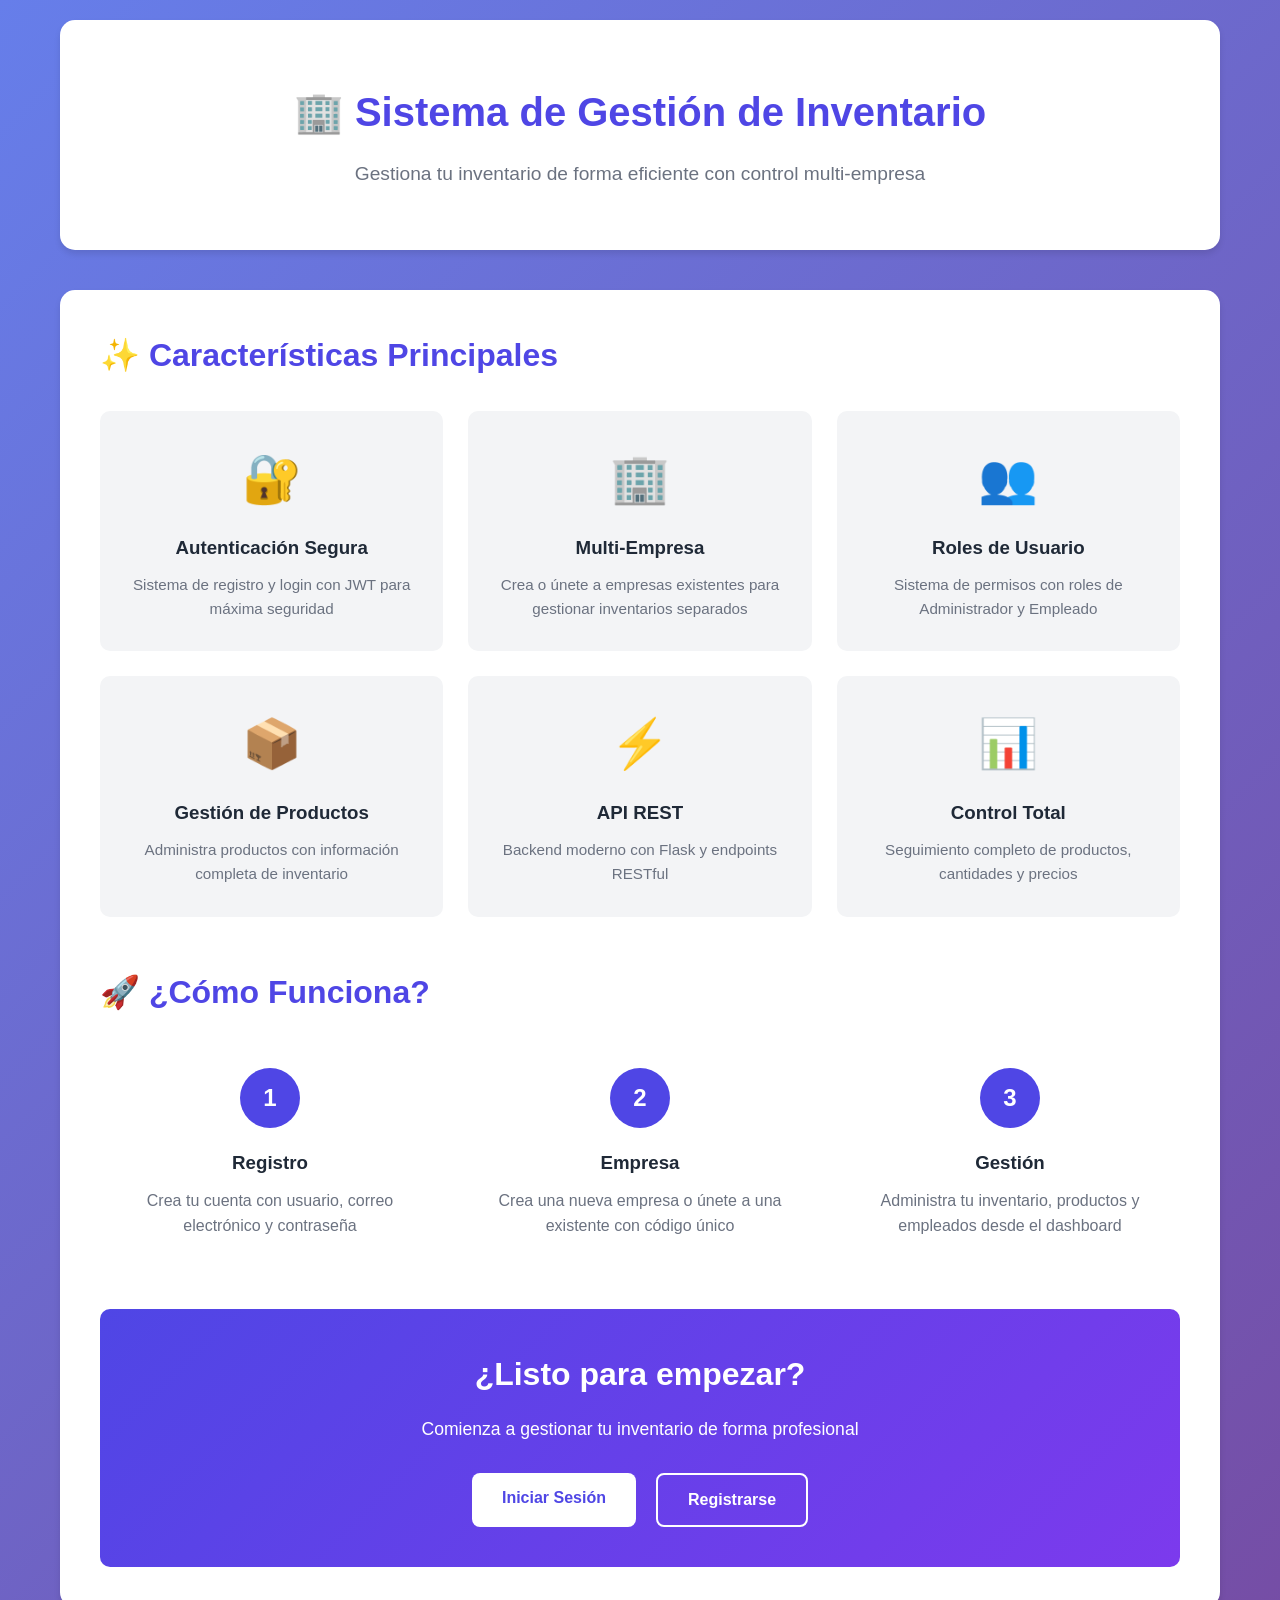
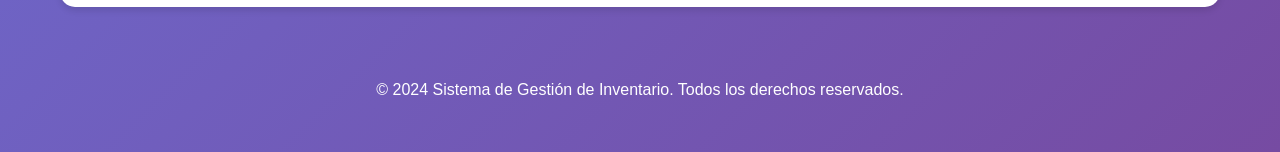
<file: frontend/index.html>
<!DOCTYPE html>
<html lang="es">
<head>
    <meta charset="UTF-8">
    <meta name="viewport" content="width=device-width, initial-scale=1.0">
    <title>Sistema de Gestión de Inventario</title>
    <link rel="stylesheet" href="css/style.css">
</head>
<body>
    <div class="container">
        <header class="hero">
            <div class="hero-content">
                <h1>🏢 Sistema de Gestión de Inventario</h1>
                <p class="subtitle">Gestiona tu inventario de forma eficiente con control multi-empresa</p>
            </div>
        </header>

        <main class="content">
            <section class="features">
                <h2>✨ Características Principales</h2>
                <div class="feature-grid">
                    <div class="feature-card">
                        <div class="feature-icon">🔐</div>
                        <h3>Autenticación Segura</h3>
                        <p>Sistema de registro y login con JWT para máxima seguridad</p>
                    </div>
                    <div class="feature-card">
                        <div class="feature-icon">🏢</div>
                        <h3>Multi-Empresa</h3>
                        <p>Crea o únete a empresas existentes para gestionar inventarios separados</p>
                    </div>
                    <div class="feature-card">
                        <div class="feature-icon">👥</div>
                        <h3>Roles de Usuario</h3>
                        <p>Sistema de permisos con roles de Administrador y Empleado</p>
                    </div>
                    <div class="feature-card">
                        <div class="feature-icon">📦</div>
                        <h3>Gestión de Productos</h3>
                        <p>Administra productos con información completa de inventario</p>
                    </div>
                    <div class="feature-card">
                        <div class="feature-icon">⚡</div>
                        <h3>API REST</h3>
                        <p>Backend moderno con Flask y endpoints RESTful</p>
                    </div>
                    <div class="feature-card">
                        <div class="feature-icon">📊</div>
                        <h3>Control Total</h3>
                        <p>Seguimiento completo de productos, cantidades y precios</p>
                    </div>
                </div>
            </section>

            <section class="how-it-works">
                <h2>🚀 ¿Cómo Funciona?</h2>
                <div class="steps">
                    <div class="step">
                        <div class="step-number">1</div>
                        <h3>Registro</h3>
                        <p>Crea tu cuenta con usuario, correo electrónico y contraseña</p>
                    </div>
                    <div class="step">
                        <div class="step-number">2</div>
                        <h3>Empresa</h3>
                        <p>Crea una nueva empresa o únete a una existente con código único</p>
                    </div>
                    <div class="step">
                        <div class="step-number">3</div>
                        <h3>Gestión</h3>
                        <p>Administra tu inventario, productos y empleados desde el dashboard</p>
                    </div>
                </div>
            </section>

            <section class="cta">
                <h2>¿Listo para empezar?</h2>
                <p>Comienza a gestionar tu inventario de forma profesional</p>
                <div class="button-group">
                    <a href="pages/login.html" class="btn btn-primary">Iniciar Sesión</a>
                    <a href="pages/register.html" class="btn btn-secondary">Registrarse</a>
                </div>
            </section>
        </main>

        <footer>
            <p>&copy; 2024 Sistema de Gestión de Inventario. Todos los derechos reservados.</p>
        </footer>
    </div>
</body>
</html>
</file>
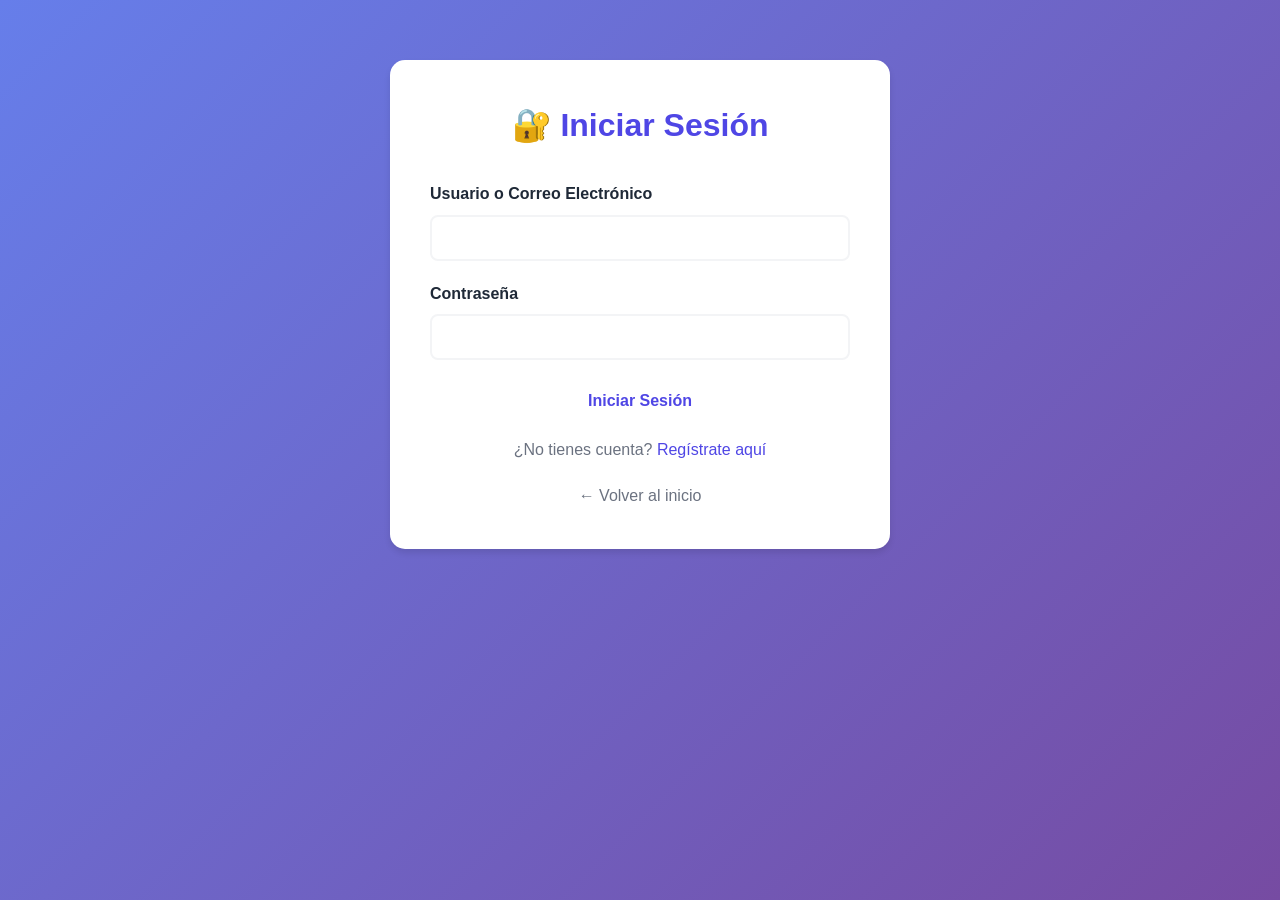
<file: frontend/pages/companies.html>
<!DOCTYPE html>
<html lang="es">
<head>
    <meta charset="UTF-8">
    <meta name="viewport" content="width=device-width, initial-scale=1.0">
    <title>Empresas - Sistema de Inventario</title>
    <link rel="stylesheet" href="../css/style.css">
</head>
<body>
    <div class="container">
        <div class="dashboard">
            <div class="nav-bar">
                <h2>🏢 Mis Empresas</h2>
                <div>
                    <button onclick="showProfile()" class="btn">👤 Mi Perfil</button>
                    <button onclick="logout()" class="btn">🚪 Salir</button>
                </div>
            </div>
            
            <div id="alert" class="hidden"></div>
            
            <!-- Companies List -->
            <div class="card">
                <h3>Empresas a las que perteneces</h3>
                <div id="companiesList" class="loading">Cargando empresas...</div>
            </div>
            
            <!-- Create Company -->
            <div class="card">
                <h3>Crear Nueva Empresa</h3>
                <form id="createCompanyForm">
                    <div class="form-group">
                        <label for="company_name">Nombre de la Empresa</label>
                        <input type="text" id="company_name" required>
                    </div>
                    <div class="form-group">
                        <label for="company_description">Descripción</label>
                        <textarea id="company_description" rows="3"></textarea>
                    </div>
                    <button type="submit" class="btn btn-primary">Crear Empresa</button>
                </form>
            </div>
            
            <!-- Join Company -->
            <div class="card">
                <h3>Unirse a Empresa Existente</h3>
                <form id="joinCompanyForm">
                    <div class="form-group">
                        <label for="unique_code">Código Único de la Empresa</label>
                        <input type="text" id="unique_code" placeholder="XXXXXXXX" required>
                    </div>
                    <button type="submit" class="btn btn-secondary">Unirse</button>
                </form>
            </div>
        </div>
    </div>
    
    <script src="../js/config.js"></script>
    <script src="../js/companies.js"></script>
</body>
</html>
</file>
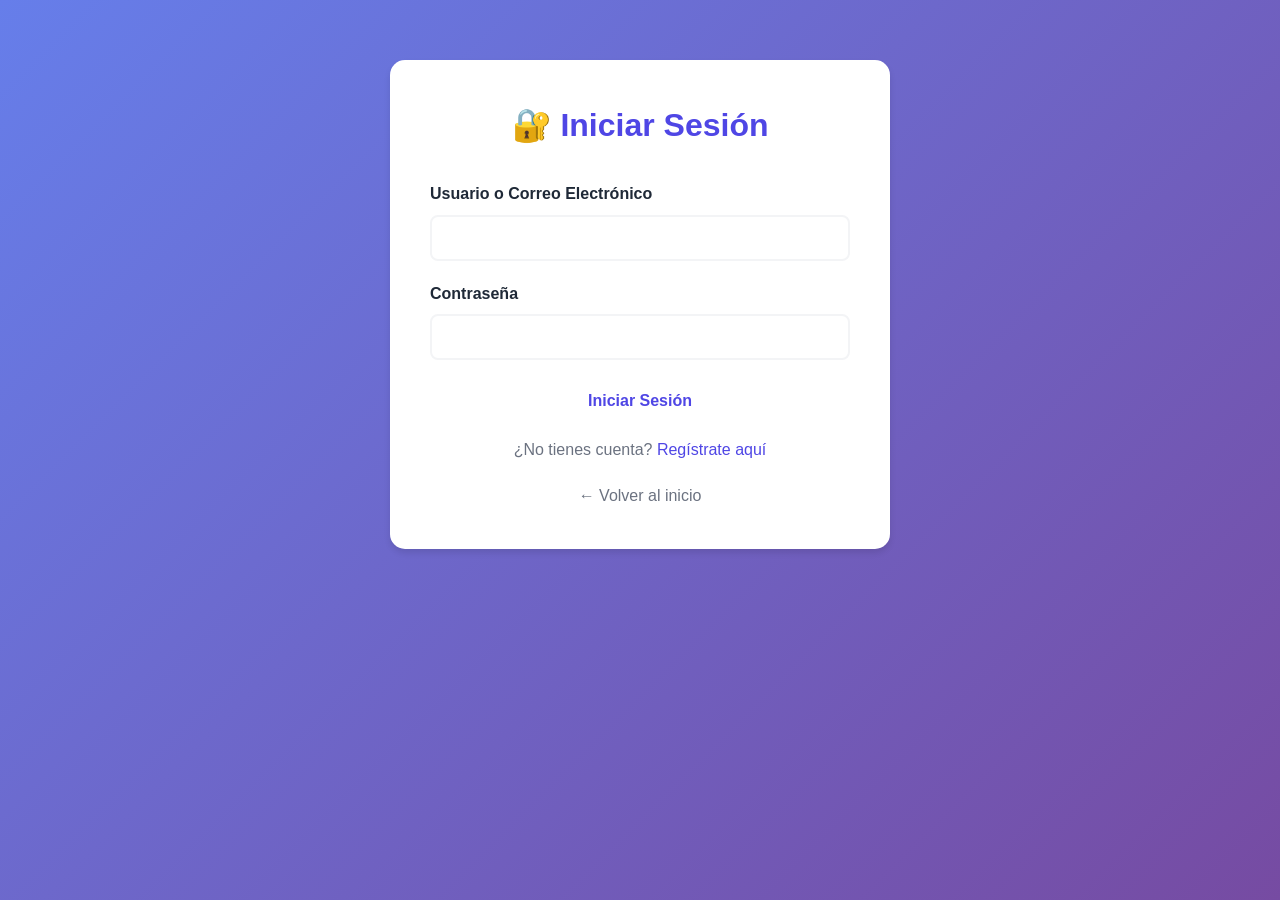
<file: frontend/pages/dashboard.html>
<!DOCTYPE html>
<html lang="es">
<head>
    <meta charset="UTF-8">
    <meta name="viewport" content="width=device-width, initial-scale=1.0">
    <title>Dashboard - Sistema de Inventario</title>
    <link rel="stylesheet" href="../css/style.css">
</head>
<body>
    <div class="container">
        <div class="dashboard">
            <div class="nav-bar">
                <h2 id="companyName">Dashboard</h2>
                <div>
                    <button onclick="location.href='companies.html'" class="btn">🏢 Empresas</button>
                    <button onclick="showProfile()" class="btn">👤 Perfil</button>
                    <button onclick="logout()" class="btn">🚪 Salir</button>
                </div>
            </div>
            
            <div id="alert" class="hidden"></div>
            
            <!-- Admin Panel -->
            <div id="adminPanel" class="hidden">
                <div class="card">
                    <h3>👥 Panel de Administración</h3>
                    <button onclick="showEmployees()" class="btn btn-primary">Ver Empleados</button>
                </div>
            </div>
            
            <!-- Products Section -->
            <div class="card">
                <div style="display: flex; justify-content: space-between; align-items: center; margin-bottom: 20px;">
                    <h3>📦 Productos</h3>
                    <button onclick="openAddProductModal()" class="btn btn-success">+ Agregar Producto</button>
                </div>
                <div id="productsList" class="loading">Cargando productos...</div>
            </div>
        </div>
    </div>
    
    <!-- Add/Edit Product Modal -->
    <div id="productModal" class="modal">
        <div class="modal-content">
            <div class="modal-header">
                <h2 id="modalTitle">Agregar Producto</h2>
                <span class="close" onclick="closeProductModal()">&times;</span>
            </div>
            <form id="productForm">
                <input type="hidden" id="product_id">
                <div class="form-group">
                    <label for="product_name">Nombre</label>
                    <input type="text" id="product_name" required>
                </div>
                <div class="form-group">
                    <label for="product_description">Descripción</label>
                    <textarea id="product_description" rows="3" required></textarea>
                </div>
                <div class="form-group">
                    <label for="product_price">Precio</label>
                    <input type="number" id="product_price" step="0.01" min="0" required>
                </div>
                <div class="form-group">
                    <label for="product_quantity">Cantidad</label>
                    <input type="number" id="product_quantity" min="0" required>
                </div>
                <button type="submit" class="btn btn-primary">Guardar</button>
            </form>
        </div>
    </div>
    
    <!-- Employees Modal -->
    <div id="employeesModal" class="modal">
        <div class="modal-content">
            <div class="modal-header">
                <h2>👥 Empleados</h2>
                <span class="close" onclick="closeEmployeesModal()">&times;</span>
            </div>
            <div id="employeesList" class="loading">Cargando empleados...</div>
        </div>
    </div>
    
    <script src="../js/config.js"></script>
    <script src="../js/dashboard.js"></script>
</body>
</html>
</file>
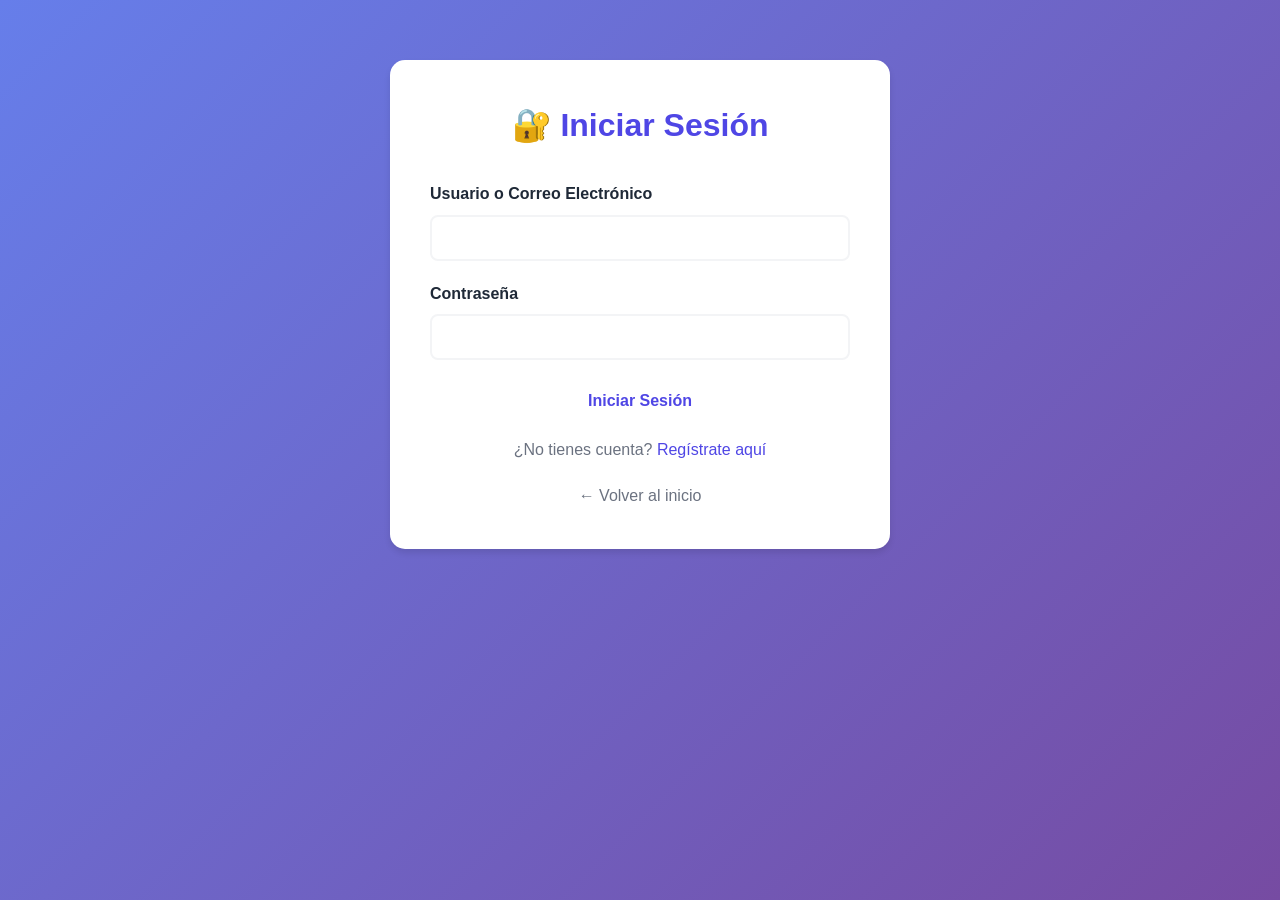
<file: frontend/pages/login.html>
<!DOCTYPE html>
<html lang="es">
<head>
    <meta charset="UTF-8">
    <meta name="viewport" content="width=device-width, initial-scale=1.0">
    <title>Iniciar Sesión - Sistema de Inventario</title>
    <link rel="stylesheet" href="../css/style.css">
</head>
<body>
    <div class="container">
        <div class="form-container">
            <h1>🔐 Iniciar Sesión</h1>
            
            <div id="alert" class="hidden"></div>
            
            <form id="loginForm">
                <div class="form-group">
                    <label for="username_or_email">Usuario o Correo Electrónico</label>
                    <input type="text" id="username_or_email" name="username_or_email" required>
                </div>
                
                <div class="form-group">
                    <label for="password">Contraseña</label>
                    <input type="password" id="password" name="password" required>
                </div>
                
                <button type="submit" class="btn btn-primary" style="width: 100%; margin-bottom: 15px;">
                    Iniciar Sesión
                </button>
            </form>
            
            <p style="text-align: center; color: #6B7280;">
                ¿No tienes cuenta? <a href="register.html" style="color: var(--primary-color); text-decoration: none;">Regístrate aquí</a>
            </p>
            
            <p style="text-align: center; margin-top: 20px;">
                <a href="../index.html" style="color: #6B7280; text-decoration: none;">← Volver al inicio</a>
            </p>
        </div>
    </div>
    
    <script src="../js/config.js"></script>
    <script src="../js/auth.js"></script>
</body>
</html>
</file>
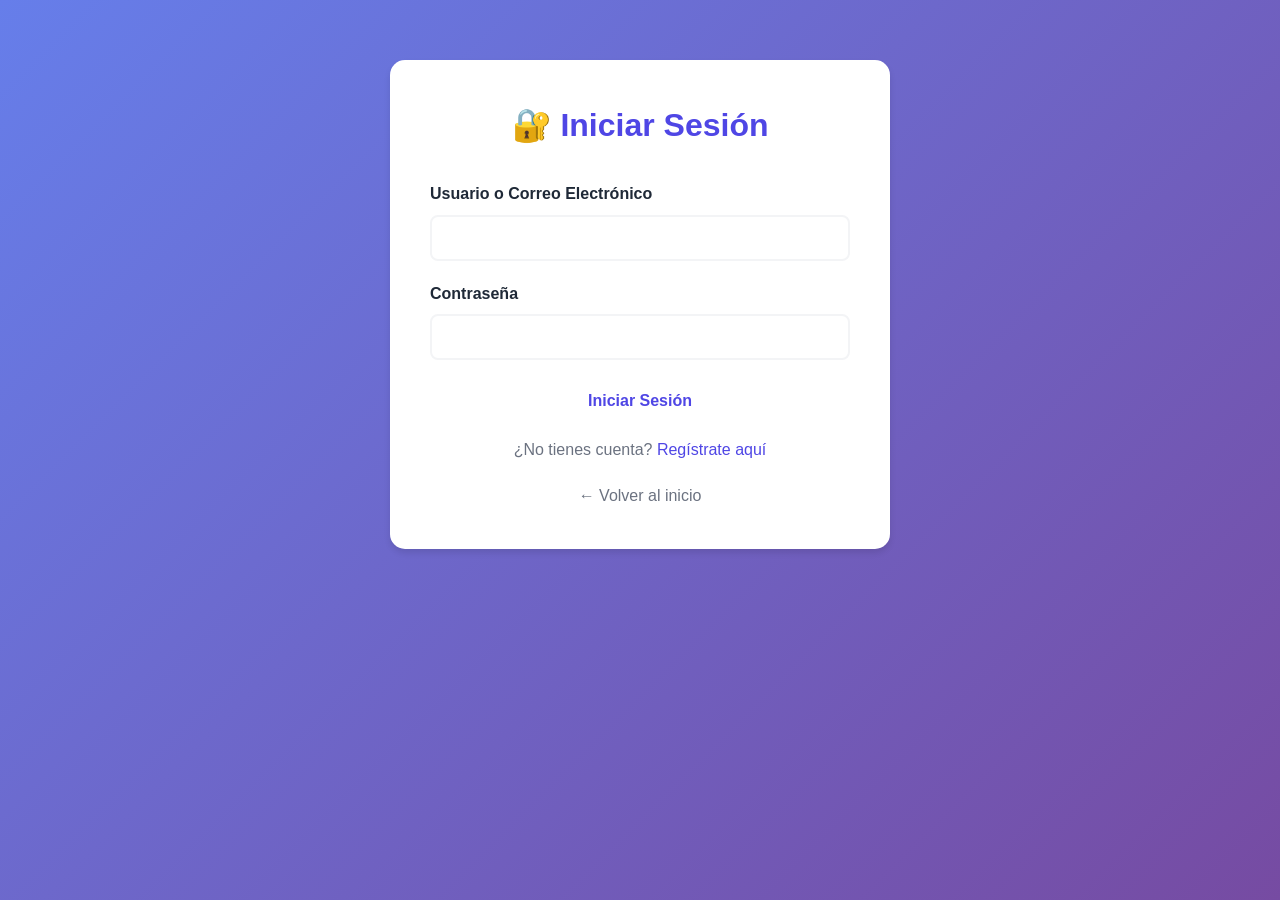
<file: frontend/pages/profile.html>
<!DOCTYPE html>
<html lang="es">
<head>
    <meta charset="UTF-8">
    <meta name="viewport" content="width=device-width, initial-scale=1.0">
    <title>Mi Perfil - Sistema de Inventario</title>
    <link rel="stylesheet" href="../css/style.css">
</head>
<body>
    <div class="container">
        <div class="dashboard">
            <div class="nav-bar">
                <h2>👤 Mi Perfil</h2>
                <div>
                    <button onclick="location.href='companies.html'" class="btn">🏢 Empresas</button>
                    <button onclick="logout()" class="btn">🚪 Salir</button>
                </div>
            </div>
            
            <div id="alert" class="hidden"></div>
            
            <!-- Profile Info -->
            <div class="card">
                <h3>Información de Perfil</h3>
                <div id="profileInfo" class="loading">Cargando perfil...</div>
            </div>
            
            <!-- Edit Profile -->
            <div class="card">
                <h3>Actualizar Perfil</h3>
                <form id="updateProfileForm">
                    <div class="form-group">
                        <label for="username">Nombre de Usuario</label>
                        <input type="text" id="username" required>
                    </div>
                    <div class="form-group">
                        <label for="email">Correo Electrónico</label>
                        <input type="email" id="email" required>
                    </div>
                    <div class="form-group">
                        <label for="new_password">Nueva Contraseña (dejar vacío si no desea cambiar)</label>
                        <input type="password" id="new_password" minlength="6">
                    </div>
                    <div class="form-group">
                        <label for="confirm_password">Confirmar Nueva Contraseña</label>
                        <input type="password" id="confirm_password" minlength="6">
                    </div>
                    <button type="submit" class="btn btn-primary">Actualizar Perfil</button>
                </form>
            </div>
        </div>
    </div>
    
    <script src="../js/config.js"></script>
    <script src="../js/profile.js"></script>
</body>
</html>
</file>
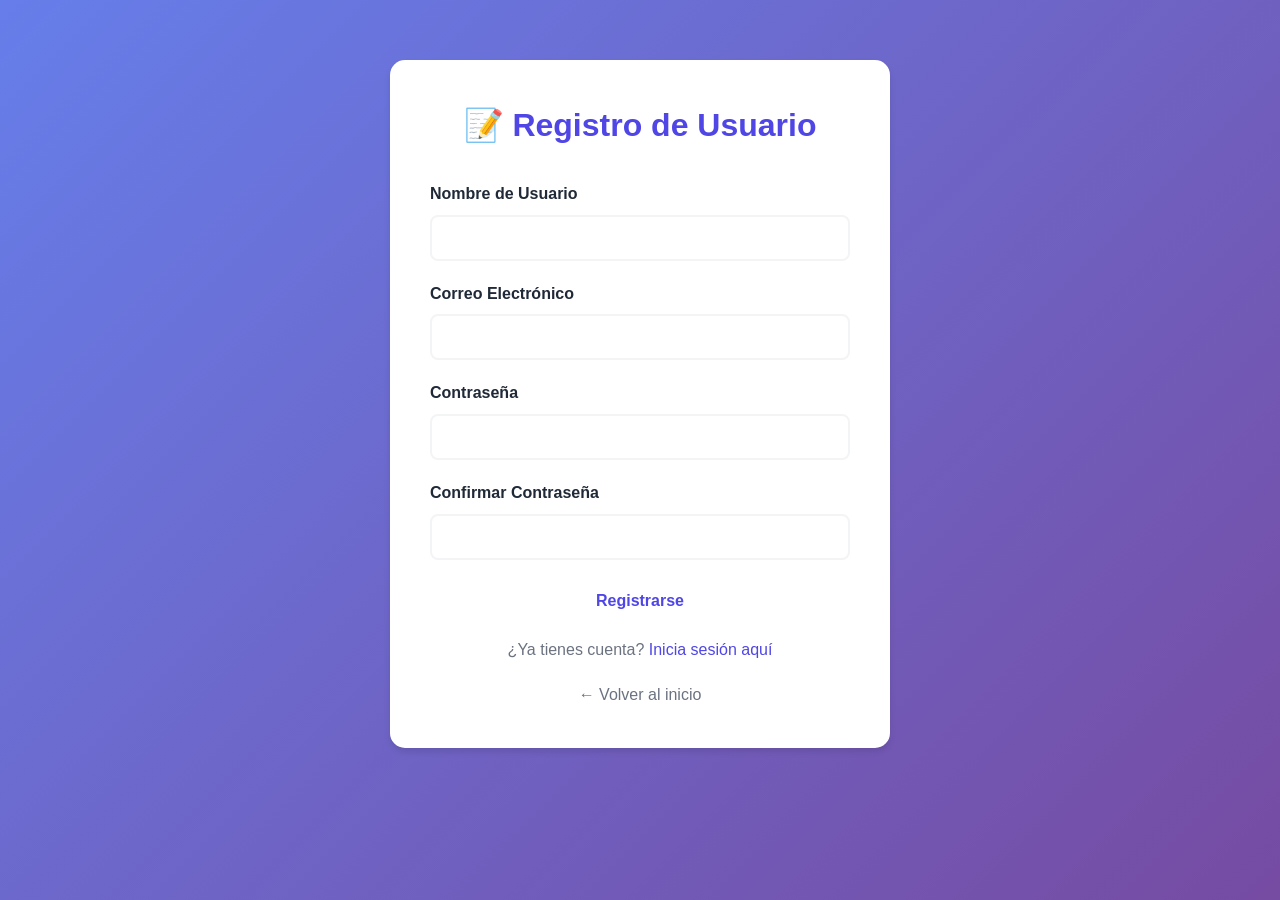
<file: frontend/pages/register.html>
<!DOCTYPE html>
<html lang="es">
<head>
    <meta charset="UTF-8">
    <meta name="viewport" content="width=device-width, initial-scale=1.0">
    <title>Registro - Sistema de Inventario</title>
    <link rel="stylesheet" href="../css/style.css">
</head>
<body>
    <div class="container">
        <div class="form-container">
            <h1>📝 Registro de Usuario</h1>
            
            <div id="alert" class="hidden"></div>
            
            <form id="registerForm">
                <div class="form-group">
                    <label for="username">Nombre de Usuario</label>
                    <input type="text" id="username" name="username" required>
                </div>
                
                <div class="form-group">
                    <label for="email">Correo Electrónico</label>
                    <input type="email" id="email" name="email" required>
                </div>
                
                <div class="form-group">
                    <label for="password">Contraseña</label>
                    <input type="password" id="password" name="password" required minlength="6">
                </div>
                
                <div class="form-group">
                    <label for="confirm_password">Confirmar Contraseña</label>
                    <input type="password" id="confirm_password" name="confirm_password" required minlength="6">
                </div>
                
                <button type="submit" class="btn btn-primary" style="width: 100%; margin-bottom: 15px;">
                    Registrarse
                </button>
            </form>
            
            <p style="text-align: center; color: #6B7280;">
                ¿Ya tienes cuenta? <a href="login.html" style="color: var(--primary-color); text-decoration: none;">Inicia sesión aquí</a>
            </p>
            
            <p style="text-align: center; margin-top: 20px;">
                <a href="../index.html" style="color: #6B7280; text-decoration: none;">← Volver al inicio</a>
            </p>
        </div>
    </div>
    
    <script src="../js/config.js"></script>
    <script src="../js/register.js"></script>
</body>
</html>
</file>
<file: frontend/css/style.css>
* {
    margin: 0;
    padding: 0;
    box-sizing: border-box;
}

:root {
    --primary-color: #4F46E5;
    --secondary-color: #10B981;
    --danger-color: #EF4444;
    --dark: #1F2937;
    --light: #F3F4F6;
    --white: #FFFFFF;
    --shadow: 0 4px 6px rgba(0, 0, 0, 0.1);
}

body {
    font-family: 'Segoe UI', Tahoma, Geneva, Verdana, sans-serif;
    line-height: 1.6;
    color: var(--dark);
    background: linear-gradient(135deg, #667eea 0%, #764ba2 100%);
    min-height: 100vh;
}

.container {
    max-width: 1200px;
    margin: 0 auto;
    padding: 20px;
}

/* Hero Section */
.hero {
    background: var(--white);
    border-radius: 15px;
    padding: 60px 40px;
    text-align: center;
    box-shadow: var(--shadow);
    margin-bottom: 40px;
}

.hero h1 {
    font-size: 2.5em;
    color: var(--primary-color);
    margin-bottom: 15px;
}

.subtitle {
    font-size: 1.2em;
    color: #6B7280;
}

/* Content */
.content {
    background: var(--white);
    border-radius: 15px;
    padding: 40px;
    box-shadow: var(--shadow);
}

.content h2 {
    color: var(--primary-color);
    margin-bottom: 30px;
    font-size: 2em;
}

/* Features Grid */
.feature-grid {
    display: grid;
    grid-template-columns: repeat(auto-fit, minmax(280px, 1fr));
    gap: 25px;
    margin-bottom: 50px;
}

.feature-card {
    background: var(--light);
    padding: 30px;
    border-radius: 10px;
    text-align: center;
    transition: transform 0.3s, box-shadow 0.3s;
}

.feature-card:hover {
    transform: translateY(-5px);
    box-shadow: 0 8px 15px rgba(0, 0, 0, 0.2);
}

.feature-icon {
    font-size: 3em;
    margin-bottom: 15px;
}

.feature-card h3 {
    color: var(--dark);
    margin-bottom: 10px;
}

.feature-card p {
    color: #6B7280;
    font-size: 0.95em;
}

/* Steps */
.steps {
    display: flex;
    justify-content: space-around;
    flex-wrap: wrap;
    gap: 30px;
    margin-bottom: 50px;
}

.step {
    flex: 1;
    min-width: 250px;
    text-align: center;
    padding: 20px;
}

.step-number {
    background: var(--primary-color);
    color: var(--white);
    width: 60px;
    height: 60px;
    border-radius: 50%;
    display: flex;
    align-items: center;
    justify-content: center;
    font-size: 1.5em;
    font-weight: bold;
    margin: 0 auto 20px;
}

.step h3 {
    color: var(--dark);
    margin-bottom: 10px;
}

.step p {
    color: #6B7280;
}

/* CTA Section */
.cta {
    text-align: center;
    padding: 40px 20px;
    background: linear-gradient(135deg, var(--primary-color), #7C3AED);
    border-radius: 10px;
    color: var(--white);
}

.cta h2 {
    color: var(--white);
    margin-bottom: 15px;
}

.cta p {
    margin-bottom: 30px;
    font-size: 1.1em;
}

/* Buttons */
.button-group {
    display: flex;
    gap: 20px;
    justify-content: center;
    flex-wrap: wrap;
}

.btn {
    padding: 12px 30px;
    border: none;
    border-radius: 8px;
    font-size: 1em;
    font-weight: 600;
    cursor: pointer;
    text-decoration: none;
    display: inline-block;
    transition: all 0.3s;
}

.btn-primary {
    background: var(--white);
    color: var(--primary-color);
}

.btn-primary:hover {
    transform: scale(1.05);
    box-shadow: 0 4px 12px rgba(255, 255, 255, 0.3);
}

.btn-secondary {
    background: transparent;
    color: var(--white);
    border: 2px solid var(--white);
}

.btn-secondary:hover {
    background: var(--white);
    color: var(--primary-color);
}

.btn-success {
    background: var(--secondary-color);
    color: var(--white);
}

.btn-danger {
    background: var(--danger-color);
    color: var(--white);
}

/* Footer */
footer {
    text-align: center;
    padding: 30px;
    color: var(--white);
    margin-top: 40px;
}

/* Forms */
.form-container {
    background: var(--white);
    border-radius: 15px;
    padding: 40px;
    box-shadow: var(--shadow);
    max-width: 500px;
    margin: 40px auto;
}

.form-container h1 {
    color: var(--primary-color);
    text-align: center;
    margin-bottom: 30px;
}

.form-group {
    margin-bottom: 20px;
}

.form-group label {
    display: block;
    margin-bottom: 8px;
    color: var(--dark);
    font-weight: 600;
}

.form-group input,
.form-group textarea,
.form-group select {
    width: 100%;
    padding: 12px;
    border: 2px solid var(--light);
    border-radius: 8px;
    font-size: 1em;
    transition: border-color 0.3s;
}

.form-group input:focus,
.form-group textarea:focus,
.form-group select:focus {
    outline: none;
    border-color: var(--primary-color);
}

.alert {
    padding: 15px;
    border-radius: 8px;
    margin-bottom: 20px;
}

.alert-error {
    background: #FEE2E2;
    color: var(--danger-color);
    border: 1px solid var(--danger-color);
}

.alert-success {
    background: #D1FAE5;
    color: var(--secondary-color);
    border: 1px solid var(--secondary-color);
}

/* Dashboard */
.dashboard {
    background: var(--white);
    border-radius: 15px;
    padding: 40px;
    box-shadow: var(--shadow);
    margin-top: 20px;
}

.nav-bar {
    background: var(--primary-color);
    color: var(--white);
    padding: 15px 30px;
    border-radius: 10px;
    display: flex;
    justify-content: space-between;
    align-items: center;
    margin-bottom: 30px;
}

.nav-bar h2 {
    margin: 0;
    color: var(--white);
}

.nav-bar button {
    background: var(--white);
    color: var(--primary-color);
}

.card {
    background: var(--light);
    border-radius: 10px;
    padding: 20px;
    margin-bottom: 20px;
}

.card h3 {
    color: var(--primary-color);
    margin-bottom: 15px;
}

table {
    width: 100%;
    border-collapse: collapse;
    margin-top: 20px;
}

table th,
table td {
    padding: 12px;
    text-align: left;
    border-bottom: 1px solid var(--light);
}

table th {
    background: var(--primary-color);
    color: var(--white);
    font-weight: 600;
}

table tr:hover {
    background: var(--light);
}

.modal {
    display: none;
    position: fixed;
    z-index: 1000;
    left: 0;
    top: 0;
    width: 100%;
    height: 100%;
    background: rgba(0, 0, 0, 0.5);
    overflow-y: auto;
}

.modal-content {
    background: var(--white);
    margin: 5% auto;
    padding: 30px;
    border-radius: 15px;
    max-width: 600px;
    box-shadow: 0 10px 25px rgba(0, 0, 0, 0.3);
}

.modal-header {
    display: flex;
    justify-content: space-between;
    align-items: center;
    margin-bottom: 20px;
}

.close {
    font-size: 2em;
    font-weight: bold;
    color: #999;
    cursor: pointer;
}

.close:hover {
    color: var(--danger-color);
}

/* Responsive */
@media (max-width: 768px) {
    .hero h1 {
        font-size: 1.8em;
    }

    .feature-grid {
        grid-template-columns: 1fr;
    }

    .steps {
        flex-direction: column;
    }

    .button-group {
        flex-direction: column;
    }

    .btn {
        width: 100%;
    }

    .nav-bar {
        flex-direction: column;
        gap: 15px;
    }
}

.hidden {
    display: none;
}

.loading {
    text-align: center;
    padding: 20px;
    color: #6B7280;
}

.empty-state {
    text-align: center;
    padding: 40px;
    color: #6B7280;
}

.empty-state-icon {
    font-size: 4em;
    margin-bottom: 20px;
}
</file>
